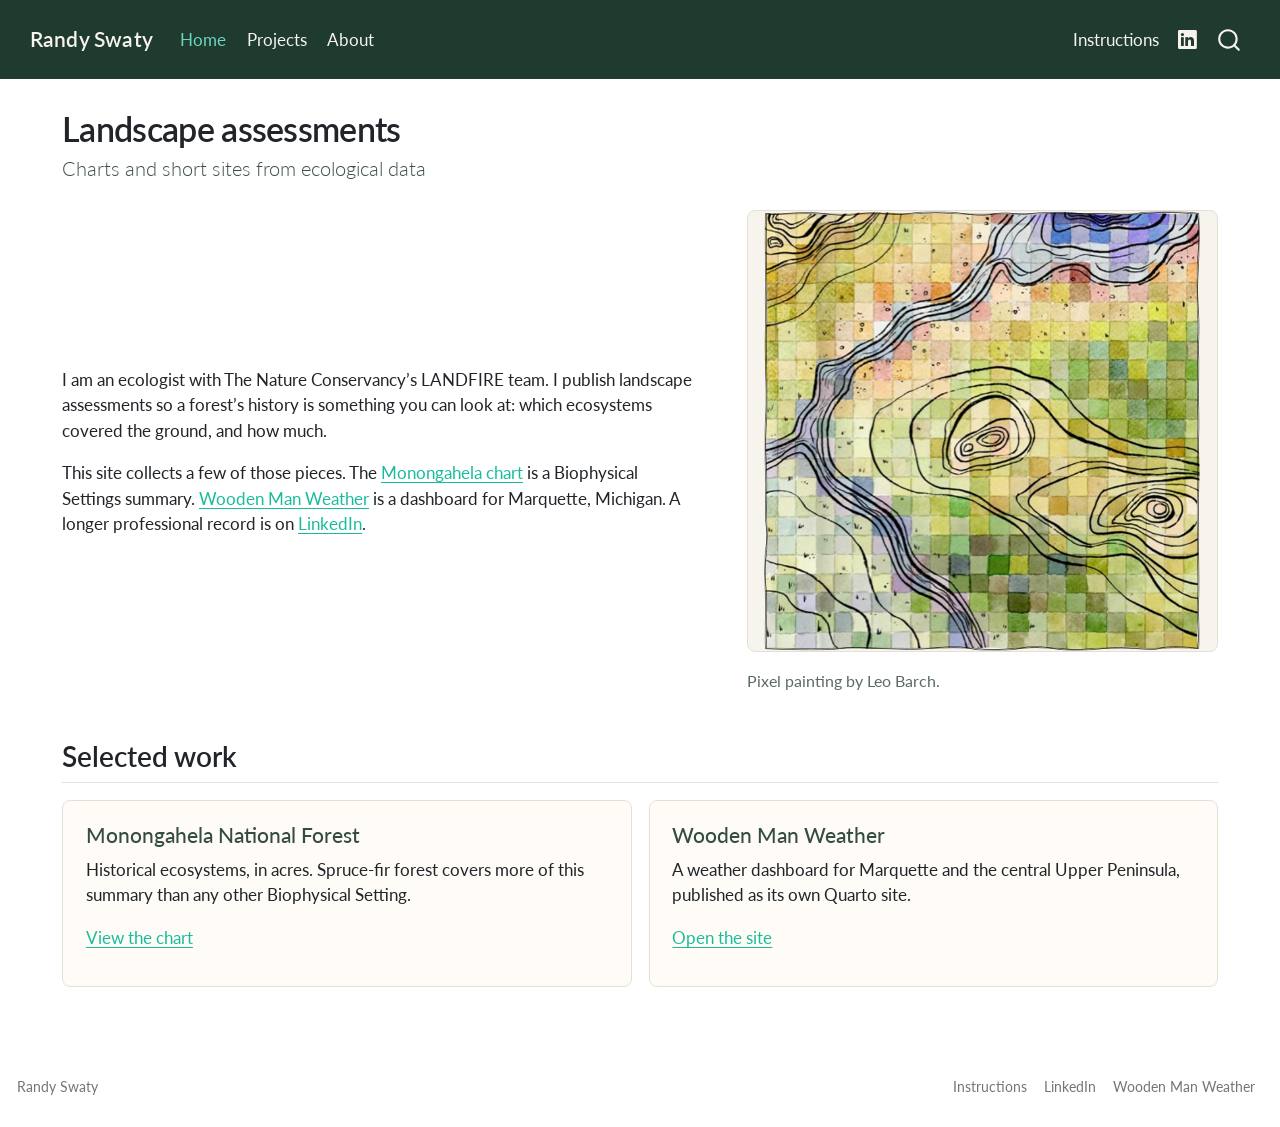
<file: docs/index.html>
<!DOCTYPE html>
<html xmlns="http://www.w3.org/1999/xhtml" lang="en" xml:lang="en"><head>

<meta charset="utf-8">
<meta name="generator" content="quarto-1.6.42">

<meta name="viewport" content="width=device-width, initial-scale=1.0, user-scalable=yes">


<title>Landscape assessments – Randy Swaty</title>
<style>
code{white-space: pre-wrap;}
span.smallcaps{font-variant: small-caps;}
div.columns{display: flex; gap: min(4vw, 1.5em);}
div.column{flex: auto; overflow-x: auto;}
div.hanging-indent{margin-left: 1.5em; text-indent: -1.5em;}
ul.task-list{list-style: none;}
ul.task-list li input[type="checkbox"] {
  width: 0.8em;
  margin: 0 0.8em 0.2em -1em; /* quarto-specific, see https://github.com/quarto-dev/quarto-cli/issues/4556 */ 
  vertical-align: middle;
}
</style>


<script src="site_libs/quarto-nav/quarto-nav.js"></script>
<script src="site_libs/quarto-nav/headroom.min.js"></script>
<script src="site_libs/clipboard/clipboard.min.js"></script>
<script src="site_libs/quarto-search/autocomplete.umd.js"></script>
<script src="site_libs/quarto-search/fuse.min.js"></script>
<script src="site_libs/quarto-search/quarto-search.js"></script>
<meta name="quarto:offset" content="./">
<script src="site_libs/quarto-html/quarto.js"></script>
<script src="site_libs/quarto-html/popper.min.js"></script>
<script src="site_libs/quarto-html/tippy.umd.min.js"></script>
<script src="site_libs/quarto-html/anchor.min.js"></script>
<link href="site_libs/quarto-html/tippy.css" rel="stylesheet">
<link href="site_libs/quarto-html/quarto-syntax-highlighting-2f5df379a58b258e96c21c0638c20c03.css" rel="stylesheet" id="quarto-text-highlighting-styles">
<script src="site_libs/bootstrap/bootstrap.min.js"></script>
<link href="site_libs/bootstrap/bootstrap-icons.css" rel="stylesheet">
<link href="site_libs/bootstrap/bootstrap-721f46d486ebb0a9b8f346374bd8cc82.min.css" rel="stylesheet" append-hash="true" id="quarto-bootstrap" data-mode="light">
<script id="quarto-search-options" type="application/json">{
  "location": "navbar",
  "copy-button": false,
  "collapse-after": 3,
  "panel-placement": "end",
  "type": "overlay",
  "limit": 50,
  "keyboard-shortcut": [
    "f",
    "/",
    "s"
  ],
  "show-item-context": false,
  "language": {
    "search-no-results-text": "No results",
    "search-matching-documents-text": "matching documents",
    "search-copy-link-title": "Copy link to search",
    "search-hide-matches-text": "Hide additional matches",
    "search-more-match-text": "more match in this document",
    "search-more-matches-text": "more matches in this document",
    "search-clear-button-title": "Clear",
    "search-text-placeholder": "",
    "search-detached-cancel-button-title": "Cancel",
    "search-submit-button-title": "Submit",
    "search-label": "Search"
  }
}</script>
<style>html{ scroll-behavior: smooth; }</style>


<link rel="stylesheet" href="styles.css">
</head>

<body class="nav-fixed">

<div id="quarto-search-results"></div>
  <header id="quarto-header" class="headroom fixed-top">
    <nav class="navbar navbar-expand-lg " data-bs-theme="dark">
      <div class="navbar-container container-fluid">
      <div class="navbar-brand-container mx-auto">
    <a class="navbar-brand" href="./index.html">
    <span class="navbar-title">Randy Swaty</span>
    </a>
  </div>
            <div id="quarto-search" class="" title="Search"></div>
          <button class="navbar-toggler" type="button" data-bs-toggle="collapse" data-bs-target="#navbarCollapse" aria-controls="navbarCollapse" role="menu" aria-expanded="false" aria-label="Toggle navigation" onclick="if (window.quartoToggleHeadroom) { window.quartoToggleHeadroom(); }">
  <span class="navbar-toggler-icon"></span>
</button>
          <div class="collapse navbar-collapse" id="navbarCollapse">
            <ul class="navbar-nav navbar-nav-scroll me-auto">
  <li class="nav-item">
    <a class="nav-link active" href="./index.html" aria-current="page"> 
<span class="menu-text">Home</span></a>
  </li>  
  <li class="nav-item">
    <a class="nav-link" href="./projects.html"> 
<span class="menu-text">Projects</span></a>
  </li>  
  <li class="nav-item">
    <a class="nav-link" href="./about.html"> 
<span class="menu-text">About</span></a>
  </li>  
</ul>
            <ul class="navbar-nav navbar-nav-scroll ms-auto">
  <li class="nav-item">
    <a class="nav-link" href="./instructions.html"> 
<span class="menu-text">Instructions</span></a>
  </li>  
  <li class="nav-item compact">
    <a class="nav-link" href="https://www.linkedin.com/in/randyswaty/"> <i class="bi bi-linkedin" role="img" aria-label="Randy Swaty on LinkedIn">
</i> 
<span class="menu-text"></span></a>
  </li>  
</ul>
          </div> <!-- /navcollapse -->
            <div class="quarto-navbar-tools">
</div>
      </div> <!-- /container-fluid -->
    </nav>
</header>
<!-- content -->
<div id="quarto-content" class="quarto-container page-columns page-rows-contents page-layout-full page-navbar">
<!-- sidebar -->
<!-- margin-sidebar -->
    
<!-- main -->
<main class="content column-page" id="quarto-document-content">

<header id="title-block-header" class="quarto-title-block default">
<div class="quarto-title">
<h1 class="title">Landscape assessments</h1>
<p class="subtitle lead">Charts and short sites from ecological data</p>
</div>



<div class="quarto-title-meta column-page">

    
  
    
  </div>
  


</header>


<div class="hero">
<div class="hero-copy">
<p>I am an ecologist with The Nature Conservancy’s LANDFIRE team. I publish landscape assessments so a forest’s history is something you can look at: which ecosystems covered the ground, and how much.</p>
<p>This site collects a few of those pieces. The <a href="./projects.html">Monongahela chart</a> is a Biophysical Settings summary. <a href="https://rswaty.github.io/woodenmanweather/">Wooden Man Weather</a> is a dashboard for Marquette, Michigan. A longer professional record is on <a href="https://www.linkedin.com/in/randyswaty/">LinkedIn</a>.</p>
</div>
<div class="hero-art">
<div class="quarto-figure quarto-figure-center">
<figure class="figure">
<p><img src="assets/pixel_painting.png" class="img-fluid figure-img" alt="Square watercolor painting of a pastel pixel grid crossed by black contour lines, by Leo Barch."></p>
<figcaption>Pixel painting by Leo Barch.</figcaption>
</figure>
</div>
</div>
</div>
<section id="selected-work" class="level2 work">
<h2 class="anchored" data-anchor-id="selected-work">Selected work</h2>
<div class="work-grid">
<div class="card">
<section id="monongahela-national-forest" class="level4 card-body">
<h4 class="anchored" data-anchor-id="monongahela-national-forest">Monongahela National Forest</h4>
<p>Historical ecosystems, in acres. Spruce-fir forest covers more of this summary than any other Biophysical Setting.</p>
<p><a href="./projects.html">View the chart</a></p>
</section>
</div>
<div class="card">
<section id="wooden-man-weather" class="level4 card-body">
<h4 class="anchored" data-anchor-id="wooden-man-weather">Wooden Man Weather</h4>
<p>A weather dashboard for Marquette and the central Upper Peninsula, published as its own Quarto site.</p>
<p><a href="https://rswaty.github.io/woodenmanweather/">Open the site</a></p>
</section>
</div>
</div>
</section>



</main> <!-- /main -->
<script id="quarto-html-after-body" type="application/javascript">
window.document.addEventListener("DOMContentLoaded", function (event) {
  const toggleBodyColorMode = (bsSheetEl) => {
    const mode = bsSheetEl.getAttribute("data-mode");
    const bodyEl = window.document.querySelector("body");
    if (mode === "dark") {
      bodyEl.classList.add("quarto-dark");
      bodyEl.classList.remove("quarto-light");
    } else {
      bodyEl.classList.add("quarto-light");
      bodyEl.classList.remove("quarto-dark");
    }
  }
  const toggleBodyColorPrimary = () => {
    const bsSheetEl = window.document.querySelector("link#quarto-bootstrap");
    if (bsSheetEl) {
      toggleBodyColorMode(bsSheetEl);
    }
  }
  toggleBodyColorPrimary();  
  const icon = "";
  const anchorJS = new window.AnchorJS();
  anchorJS.options = {
    placement: 'right',
    icon: icon
  };
  anchorJS.add('.anchored');
  const isCodeAnnotation = (el) => {
    for (const clz of el.classList) {
      if (clz.startsWith('code-annotation-')) {                     
        return true;
      }
    }
    return false;
  }
  const onCopySuccess = function(e) {
    // button target
    const button = e.trigger;
    // don't keep focus
    button.blur();
    // flash "checked"
    button.classList.add('code-copy-button-checked');
    var currentTitle = button.getAttribute("title");
    button.setAttribute("title", "Copied!");
    let tooltip;
    if (window.bootstrap) {
      button.setAttribute("data-bs-toggle", "tooltip");
      button.setAttribute("data-bs-placement", "left");
      button.setAttribute("data-bs-title", "Copied!");
      tooltip = new bootstrap.Tooltip(button, 
        { trigger: "manual", 
          customClass: "code-copy-button-tooltip",
          offset: [0, -8]});
      tooltip.show();    
    }
    setTimeout(function() {
      if (tooltip) {
        tooltip.hide();
        button.removeAttribute("data-bs-title");
        button.removeAttribute("data-bs-toggle");
        button.removeAttribute("data-bs-placement");
      }
      button.setAttribute("title", currentTitle);
      button.classList.remove('code-copy-button-checked');
    }, 1000);
    // clear code selection
    e.clearSelection();
  }
  const getTextToCopy = function(trigger) {
      const codeEl = trigger.previousElementSibling.cloneNode(true);
      for (const childEl of codeEl.children) {
        if (isCodeAnnotation(childEl)) {
          childEl.remove();
        }
      }
      return codeEl.innerText;
  }
  const clipboard = new window.ClipboardJS('.code-copy-button:not([data-in-quarto-modal])', {
    text: getTextToCopy
  });
  clipboard.on('success', onCopySuccess);
  if (window.document.getElementById('quarto-embedded-source-code-modal')) {
    const clipboardModal = new window.ClipboardJS('.code-copy-button[data-in-quarto-modal]', {
      text: getTextToCopy,
      container: window.document.getElementById('quarto-embedded-source-code-modal')
    });
    clipboardModal.on('success', onCopySuccess);
  }
    var localhostRegex = new RegExp(/^(?:http|https):\/\/localhost\:?[0-9]*\//);
    var mailtoRegex = new RegExp(/^mailto:/);
      var filterRegex = new RegExp('/' + window.location.host + '/');
    var isInternal = (href) => {
        return filterRegex.test(href) || localhostRegex.test(href) || mailtoRegex.test(href);
    }
    // Inspect non-navigation links and adorn them if external
 	var links = window.document.querySelectorAll('a[href]:not(.nav-link):not(.navbar-brand):not(.toc-action):not(.sidebar-link):not(.sidebar-item-toggle):not(.pagination-link):not(.no-external):not([aria-hidden]):not(.dropdown-item):not(.quarto-navigation-tool):not(.about-link)');
    for (var i=0; i<links.length; i++) {
      const link = links[i];
      if (!isInternal(link.href)) {
        // undo the damage that might have been done by quarto-nav.js in the case of
        // links that we want to consider external
        if (link.dataset.originalHref !== undefined) {
          link.href = link.dataset.originalHref;
        }
          // target, if specified
          link.setAttribute("target", "_blank");
          if (link.getAttribute("rel") === null) {
            link.setAttribute("rel", "noopener");
          }
      }
    }
  function tippyHover(el, contentFn, onTriggerFn, onUntriggerFn) {
    const config = {
      allowHTML: true,
      maxWidth: 500,
      delay: 100,
      arrow: false,
      appendTo: function(el) {
          return el.parentElement;
      },
      interactive: true,
      interactiveBorder: 10,
      theme: 'quarto',
      placement: 'bottom-start',
    };
    if (contentFn) {
      config.content = contentFn;
    }
    if (onTriggerFn) {
      config.onTrigger = onTriggerFn;
    }
    if (onUntriggerFn) {
      config.onUntrigger = onUntriggerFn;
    }
    window.tippy(el, config); 
  }
  const noterefs = window.document.querySelectorAll('a[role="doc-noteref"]');
  for (var i=0; i<noterefs.length; i++) {
    const ref = noterefs[i];
    tippyHover(ref, function() {
      // use id or data attribute instead here
      let href = ref.getAttribute('data-footnote-href') || ref.getAttribute('href');
      try { href = new URL(href).hash; } catch {}
      const id = href.replace(/^#\/?/, "");
      const note = window.document.getElementById(id);
      if (note) {
        return note.innerHTML;
      } else {
        return "";
      }
    });
  }
  const xrefs = window.document.querySelectorAll('a.quarto-xref');
  const processXRef = (id, note) => {
    // Strip column container classes
    const stripColumnClz = (el) => {
      el.classList.remove("page-full", "page-columns");
      if (el.children) {
        for (const child of el.children) {
          stripColumnClz(child);
        }
      }
    }
    stripColumnClz(note)
    if (id === null || id.startsWith('sec-')) {
      // Special case sections, only their first couple elements
      const container = document.createElement("div");
      if (note.children && note.children.length > 2) {
        container.appendChild(note.children[0].cloneNode(true));
        for (let i = 1; i < note.children.length; i++) {
          const child = note.children[i];
          if (child.tagName === "P" && child.innerText === "") {
            continue;
          } else {
            container.appendChild(child.cloneNode(true));
            break;
          }
        }
        if (window.Quarto?.typesetMath) {
          window.Quarto.typesetMath(container);
        }
        return container.innerHTML
      } else {
        if (window.Quarto?.typesetMath) {
          window.Quarto.typesetMath(note);
        }
        return note.innerHTML;
      }
    } else {
      // Remove any anchor links if they are present
      const anchorLink = note.querySelector('a.anchorjs-link');
      if (anchorLink) {
        anchorLink.remove();
      }
      if (window.Quarto?.typesetMath) {
        window.Quarto.typesetMath(note);
      }
      if (note.classList.contains("callout")) {
        return note.outerHTML;
      } else {
        return note.innerHTML;
      }
    }
  }
  for (var i=0; i<xrefs.length; i++) {
    const xref = xrefs[i];
    tippyHover(xref, undefined, function(instance) {
      instance.disable();
      let url = xref.getAttribute('href');
      let hash = undefined; 
      if (url.startsWith('#')) {
        hash = url;
      } else {
        try { hash = new URL(url).hash; } catch {}
      }
      if (hash) {
        const id = hash.replace(/^#\/?/, "");
        const note = window.document.getElementById(id);
        if (note !== null) {
          try {
            const html = processXRef(id, note.cloneNode(true));
            instance.setContent(html);
          } finally {
            instance.enable();
            instance.show();
          }
        } else {
          // See if we can fetch this
          fetch(url.split('#')[0])
          .then(res => res.text())
          .then(html => {
            const parser = new DOMParser();
            const htmlDoc = parser.parseFromString(html, "text/html");
            const note = htmlDoc.getElementById(id);
            if (note !== null) {
              const html = processXRef(id, note);
              instance.setContent(html);
            } 
          }).finally(() => {
            instance.enable();
            instance.show();
          });
        }
      } else {
        // See if we can fetch a full url (with no hash to target)
        // This is a special case and we should probably do some content thinning / targeting
        fetch(url)
        .then(res => res.text())
        .then(html => {
          const parser = new DOMParser();
          const htmlDoc = parser.parseFromString(html, "text/html");
          const note = htmlDoc.querySelector('main.content');
          if (note !== null) {
            // This should only happen for chapter cross references
            // (since there is no id in the URL)
            // remove the first header
            if (note.children.length > 0 && note.children[0].tagName === "HEADER") {
              note.children[0].remove();
            }
            const html = processXRef(null, note);
            instance.setContent(html);
          } 
        }).finally(() => {
          instance.enable();
          instance.show();
        });
      }
    }, function(instance) {
    });
  }
      let selectedAnnoteEl;
      const selectorForAnnotation = ( cell, annotation) => {
        let cellAttr = 'data-code-cell="' + cell + '"';
        let lineAttr = 'data-code-annotation="' +  annotation + '"';
        const selector = 'span[' + cellAttr + '][' + lineAttr + ']';
        return selector;
      }
      const selectCodeLines = (annoteEl) => {
        const doc = window.document;
        const targetCell = annoteEl.getAttribute("data-target-cell");
        const targetAnnotation = annoteEl.getAttribute("data-target-annotation");
        const annoteSpan = window.document.querySelector(selectorForAnnotation(targetCell, targetAnnotation));
        const lines = annoteSpan.getAttribute("data-code-lines").split(",");
        const lineIds = lines.map((line) => {
          return targetCell + "-" + line;
        })
        let top = null;
        let height = null;
        let parent = null;
        if (lineIds.length > 0) {
            //compute the position of the single el (top and bottom and make a div)
            const el = window.document.getElementById(lineIds[0]);
            top = el.offsetTop;
            height = el.offsetHeight;
            parent = el.parentElement.parentElement;
          if (lineIds.length > 1) {
            const lastEl = window.document.getElementById(lineIds[lineIds.length - 1]);
            const bottom = lastEl.offsetTop + lastEl.offsetHeight;
            height = bottom - top;
          }
          if (top !== null && height !== null && parent !== null) {
            // cook up a div (if necessary) and position it 
            let div = window.document.getElementById("code-annotation-line-highlight");
            if (div === null) {
              div = window.document.createElement("div");
              div.setAttribute("id", "code-annotation-line-highlight");
              div.style.position = 'absolute';
              parent.appendChild(div);
            }
            div.style.top = top - 2 + "px";
            div.style.height = height + 4 + "px";
            div.style.left = 0;
            let gutterDiv = window.document.getElementById("code-annotation-line-highlight-gutter");
            if (gutterDiv === null) {
              gutterDiv = window.document.createElement("div");
              gutterDiv.setAttribute("id", "code-annotation-line-highlight-gutter");
              gutterDiv.style.position = 'absolute';
              const codeCell = window.document.getElementById(targetCell);
              const gutter = codeCell.querySelector('.code-annotation-gutter');
              gutter.appendChild(gutterDiv);
            }
            gutterDiv.style.top = top - 2 + "px";
            gutterDiv.style.height = height + 4 + "px";
          }
          selectedAnnoteEl = annoteEl;
        }
      };
      const unselectCodeLines = () => {
        const elementsIds = ["code-annotation-line-highlight", "code-annotation-line-highlight-gutter"];
        elementsIds.forEach((elId) => {
          const div = window.document.getElementById(elId);
          if (div) {
            div.remove();
          }
        });
        selectedAnnoteEl = undefined;
      };
        // Handle positioning of the toggle
    window.addEventListener(
      "resize",
      throttle(() => {
        elRect = undefined;
        if (selectedAnnoteEl) {
          selectCodeLines(selectedAnnoteEl);
        }
      }, 10)
    );
    function throttle(fn, ms) {
    let throttle = false;
    let timer;
      return (...args) => {
        if(!throttle) { // first call gets through
            fn.apply(this, args);
            throttle = true;
        } else { // all the others get throttled
            if(timer) clearTimeout(timer); // cancel #2
            timer = setTimeout(() => {
              fn.apply(this, args);
              timer = throttle = false;
            }, ms);
        }
      };
    }
      // Attach click handler to the DT
      const annoteDls = window.document.querySelectorAll('dt[data-target-cell]');
      for (const annoteDlNode of annoteDls) {
        annoteDlNode.addEventListener('click', (event) => {
          const clickedEl = event.target;
          if (clickedEl !== selectedAnnoteEl) {
            unselectCodeLines();
            const activeEl = window.document.querySelector('dt[data-target-cell].code-annotation-active');
            if (activeEl) {
              activeEl.classList.remove('code-annotation-active');
            }
            selectCodeLines(clickedEl);
            clickedEl.classList.add('code-annotation-active');
          } else {
            // Unselect the line
            unselectCodeLines();
            clickedEl.classList.remove('code-annotation-active');
          }
        });
      }
  const findCites = (el) => {
    const parentEl = el.parentElement;
    if (parentEl) {
      const cites = parentEl.dataset.cites;
      if (cites) {
        return {
          el,
          cites: cites.split(' ')
        };
      } else {
        return findCites(el.parentElement)
      }
    } else {
      return undefined;
    }
  };
  var bibliorefs = window.document.querySelectorAll('a[role="doc-biblioref"]');
  for (var i=0; i<bibliorefs.length; i++) {
    const ref = bibliorefs[i];
    const citeInfo = findCites(ref);
    if (citeInfo) {
      tippyHover(citeInfo.el, function() {
        var popup = window.document.createElement('div');
        citeInfo.cites.forEach(function(cite) {
          var citeDiv = window.document.createElement('div');
          citeDiv.classList.add('hanging-indent');
          citeDiv.classList.add('csl-entry');
          var biblioDiv = window.document.getElementById('ref-' + cite);
          if (biblioDiv) {
            citeDiv.innerHTML = biblioDiv.innerHTML;
          }
          popup.appendChild(citeDiv);
        });
        return popup.innerHTML;
      });
    }
  }
});
</script>
</div> <!-- /content -->
<footer class="footer">
  <div class="nav-footer">
    <div class="nav-footer-left">
<p>Randy Swaty</p>
</div>   
    <div class="nav-footer-center">
      &nbsp;
    </div>
    <div class="nav-footer-right">
      <ul class="footer-items list-unstyled">
    <li class="nav-item">
    <a class="nav-link" href="./instructions.html">
<p>Instructions</p>
</a>
  </li>  
    <li class="nav-item">
    <a class="nav-link" href="https://www.linkedin.com/in/randyswaty/">
<p>LinkedIn</p>
</a>
  </li>  
    <li class="nav-item">
    <a class="nav-link" href="https://rswaty.github.io/woodenmanweather/">
<p>Wooden Man Weather</p>
</a>
  </li>  
</ul>
    </div>
  </div>
</footer>




<script src="site_libs/quarto-html/zenscroll-min.js"></script>
</body></html>
</file>
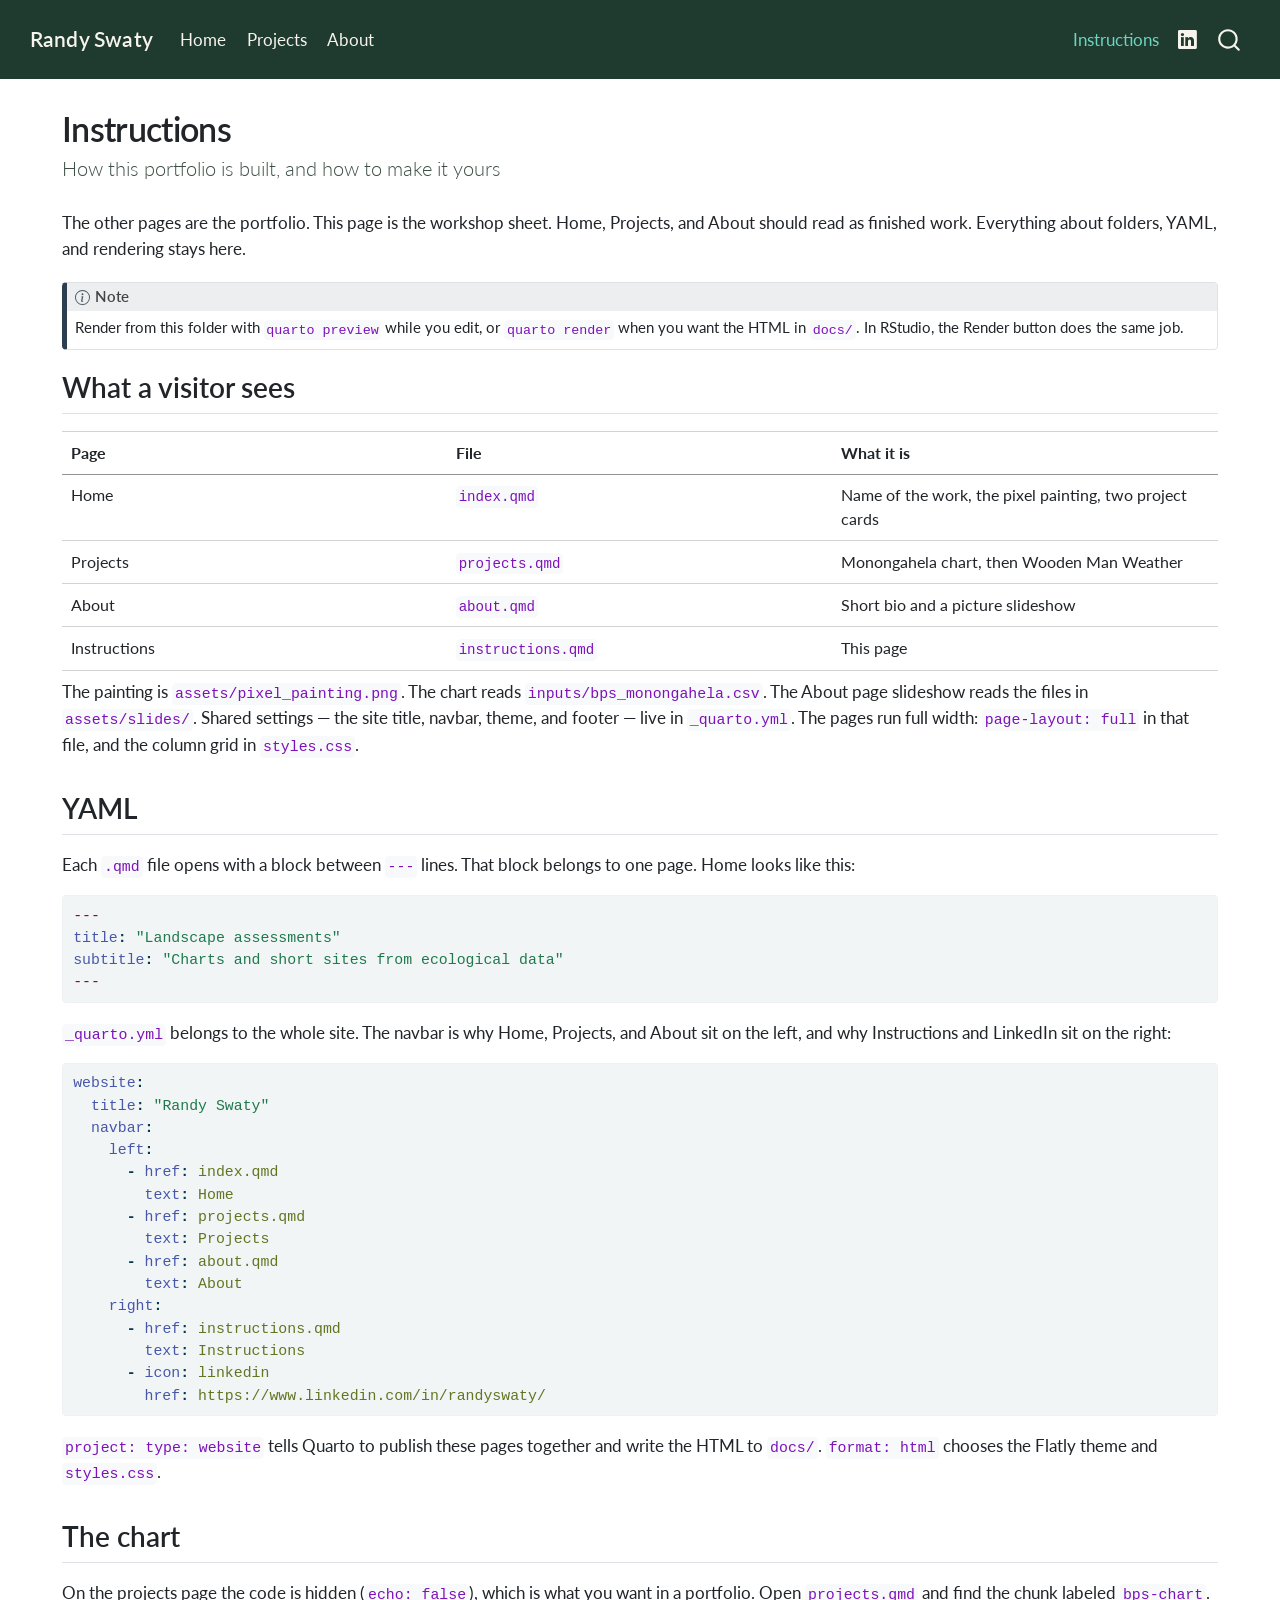
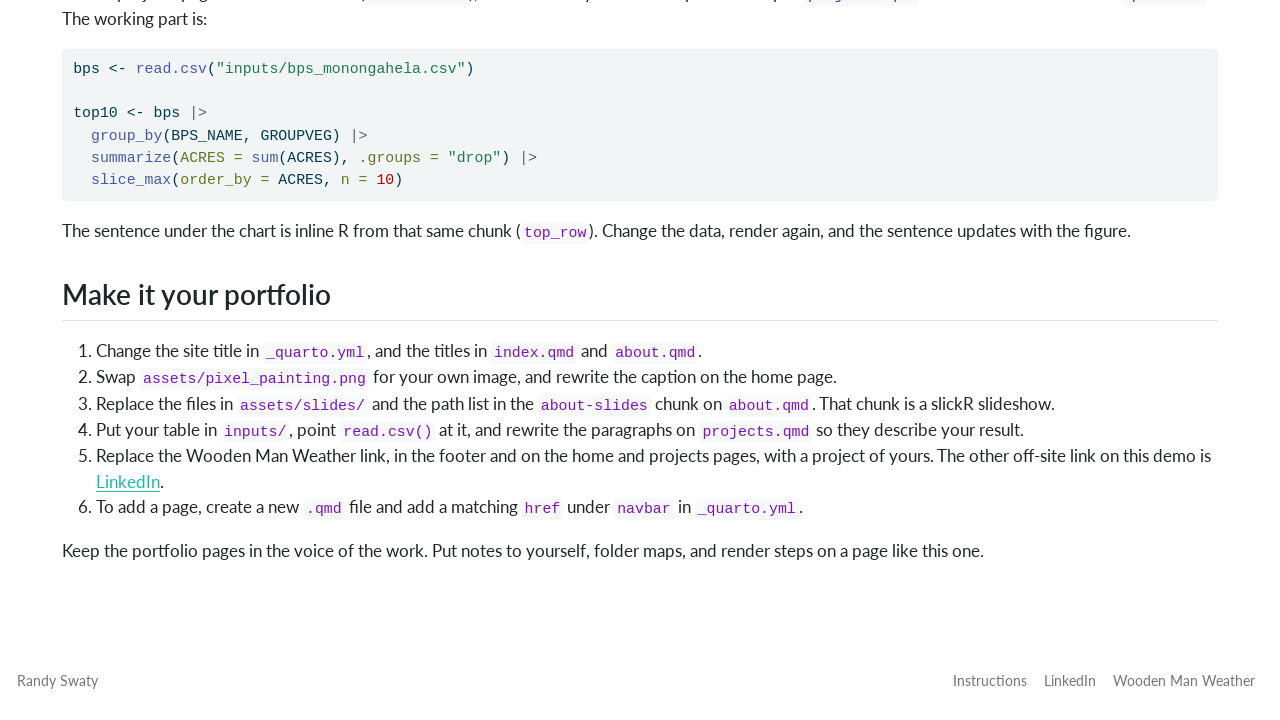
<file: docs/instructions.html>
<!DOCTYPE html>
<html xmlns="http://www.w3.org/1999/xhtml" lang="en" xml:lang="en"><head>

<meta charset="utf-8">
<meta name="generator" content="quarto-1.6.42">

<meta name="viewport" content="width=device-width, initial-scale=1.0, user-scalable=yes">


<title>Instructions – Randy Swaty</title>
<style>
code{white-space: pre-wrap;}
span.smallcaps{font-variant: small-caps;}
div.columns{display: flex; gap: min(4vw, 1.5em);}
div.column{flex: auto; overflow-x: auto;}
div.hanging-indent{margin-left: 1.5em; text-indent: -1.5em;}
ul.task-list{list-style: none;}
ul.task-list li input[type="checkbox"] {
  width: 0.8em;
  margin: 0 0.8em 0.2em -1em; /* quarto-specific, see https://github.com/quarto-dev/quarto-cli/issues/4556 */ 
  vertical-align: middle;
}
/* CSS for syntax highlighting */
pre > code.sourceCode { white-space: pre; position: relative; }
pre > code.sourceCode > span { line-height: 1.25; }
pre > code.sourceCode > span:empty { height: 1.2em; }
.sourceCode { overflow: visible; }
code.sourceCode > span { color: inherit; text-decoration: inherit; }
div.sourceCode { margin: 1em 0; }
pre.sourceCode { margin: 0; }
@media screen {
div.sourceCode { overflow: auto; }
}
@media print {
pre > code.sourceCode { white-space: pre-wrap; }
pre > code.sourceCode > span { display: inline-block; text-indent: -5em; padding-left: 5em; }
}
pre.numberSource code
  { counter-reset: source-line 0; }
pre.numberSource code > span
  { position: relative; left: -4em; counter-increment: source-line; }
pre.numberSource code > span > a:first-child::before
  { content: counter(source-line);
    position: relative; left: -1em; text-align: right; vertical-align: baseline;
    border: none; display: inline-block;
    -webkit-touch-callout: none; -webkit-user-select: none;
    -khtml-user-select: none; -moz-user-select: none;
    -ms-user-select: none; user-select: none;
    padding: 0 4px; width: 4em;
  }
pre.numberSource { margin-left: 3em;  padding-left: 4px; }
div.sourceCode
  {   }
@media screen {
pre > code.sourceCode > span > a:first-child::before { text-decoration: underline; }
}
</style>


<script src="site_libs/quarto-nav/quarto-nav.js"></script>
<script src="site_libs/quarto-nav/headroom.min.js"></script>
<script src="site_libs/clipboard/clipboard.min.js"></script>
<script src="site_libs/quarto-search/autocomplete.umd.js"></script>
<script src="site_libs/quarto-search/fuse.min.js"></script>
<script src="site_libs/quarto-search/quarto-search.js"></script>
<meta name="quarto:offset" content="./">
<script src="site_libs/quarto-html/quarto.js"></script>
<script src="site_libs/quarto-html/popper.min.js"></script>
<script src="site_libs/quarto-html/tippy.umd.min.js"></script>
<script src="site_libs/quarto-html/anchor.min.js"></script>
<link href="site_libs/quarto-html/tippy.css" rel="stylesheet">
<link href="site_libs/quarto-html/quarto-syntax-highlighting-2f5df379a58b258e96c21c0638c20c03.css" rel="stylesheet" id="quarto-text-highlighting-styles">
<script src="site_libs/bootstrap/bootstrap.min.js"></script>
<link href="site_libs/bootstrap/bootstrap-icons.css" rel="stylesheet">
<link href="site_libs/bootstrap/bootstrap-721f46d486ebb0a9b8f346374bd8cc82.min.css" rel="stylesheet" append-hash="true" id="quarto-bootstrap" data-mode="light">
<script id="quarto-search-options" type="application/json">{
  "location": "navbar",
  "copy-button": false,
  "collapse-after": 3,
  "panel-placement": "end",
  "type": "overlay",
  "limit": 50,
  "keyboard-shortcut": [
    "f",
    "/",
    "s"
  ],
  "show-item-context": false,
  "language": {
    "search-no-results-text": "No results",
    "search-matching-documents-text": "matching documents",
    "search-copy-link-title": "Copy link to search",
    "search-hide-matches-text": "Hide additional matches",
    "search-more-match-text": "more match in this document",
    "search-more-matches-text": "more matches in this document",
    "search-clear-button-title": "Clear",
    "search-text-placeholder": "",
    "search-detached-cancel-button-title": "Cancel",
    "search-submit-button-title": "Submit",
    "search-label": "Search"
  }
}</script>
<style>html{ scroll-behavior: smooth; }</style>


<link rel="stylesheet" href="styles.css">
</head>

<body class="nav-fixed">

<div id="quarto-search-results"></div>
  <header id="quarto-header" class="headroom fixed-top">
    <nav class="navbar navbar-expand-lg " data-bs-theme="dark">
      <div class="navbar-container container-fluid">
      <div class="navbar-brand-container mx-auto">
    <a class="navbar-brand" href="./index.html">
    <span class="navbar-title">Randy Swaty</span>
    </a>
  </div>
            <div id="quarto-search" class="" title="Search"></div>
          <button class="navbar-toggler" type="button" data-bs-toggle="collapse" data-bs-target="#navbarCollapse" aria-controls="navbarCollapse" role="menu" aria-expanded="false" aria-label="Toggle navigation" onclick="if (window.quartoToggleHeadroom) { window.quartoToggleHeadroom(); }">
  <span class="navbar-toggler-icon"></span>
</button>
          <div class="collapse navbar-collapse" id="navbarCollapse">
            <ul class="navbar-nav navbar-nav-scroll me-auto">
  <li class="nav-item">
    <a class="nav-link" href="./index.html"> 
<span class="menu-text">Home</span></a>
  </li>  
  <li class="nav-item">
    <a class="nav-link" href="./projects.html"> 
<span class="menu-text">Projects</span></a>
  </li>  
  <li class="nav-item">
    <a class="nav-link" href="./about.html"> 
<span class="menu-text">About</span></a>
  </li>  
</ul>
            <ul class="navbar-nav navbar-nav-scroll ms-auto">
  <li class="nav-item">
    <a class="nav-link active" href="./instructions.html" aria-current="page"> 
<span class="menu-text">Instructions</span></a>
  </li>  
  <li class="nav-item compact">
    <a class="nav-link" href="https://www.linkedin.com/in/randyswaty/"> <i class="bi bi-linkedin" role="img" aria-label="Randy Swaty on LinkedIn">
</i> 
<span class="menu-text"></span></a>
  </li>  
</ul>
          </div> <!-- /navcollapse -->
            <div class="quarto-navbar-tools">
</div>
      </div> <!-- /container-fluid -->
    </nav>
</header>
<!-- content -->
<div id="quarto-content" class="quarto-container page-columns page-rows-contents page-layout-full page-navbar">
<!-- sidebar -->
<!-- margin-sidebar -->
    
<!-- main -->
<main class="content column-page" id="quarto-document-content">

<header id="title-block-header" class="quarto-title-block default">
<div class="quarto-title">
<h1 class="title">Instructions</h1>
<p class="subtitle lead">How this portfolio is built, and how to make it yours</p>
</div>



<div class="quarto-title-meta column-page">

    
  
    
  </div>
  


</header>


<p>The other pages are the portfolio. This page is the workshop sheet. Home, Projects, and About should read as finished work. Everything about folders, YAML, and rendering stays here.</p>
<div class="callout callout-style-default callout-note callout-titled">
<div class="callout-header d-flex align-content-center">
<div class="callout-icon-container">
<i class="callout-icon"></i>
</div>
<div class="callout-title-container flex-fill">
Note
</div>
</div>
<div class="callout-body-container callout-body">
<p>Render from this folder with <code>quarto preview</code> while you edit, or <code>quarto render</code> when you want the HTML in <code>docs/</code>. In RStudio, the Render button does the same job.</p>
</div>
</div>
<section id="what-a-visitor-sees" class="level2">
<h2 class="anchored" data-anchor-id="what-a-visitor-sees">What a visitor sees</h2>
<table class="caption-top table">
<colgroup>
<col style="width: 33%">
<col style="width: 33%">
<col style="width: 33%">
</colgroup>
<thead>
<tr class="header">
<th>Page</th>
<th>File</th>
<th>What it is</th>
</tr>
</thead>
<tbody>
<tr class="odd">
<td>Home</td>
<td><code>index.qmd</code></td>
<td>Name of the work, the pixel painting, two project cards</td>
</tr>
<tr class="even">
<td>Projects</td>
<td><code>projects.qmd</code></td>
<td>Monongahela chart, then Wooden Man Weather</td>
</tr>
<tr class="odd">
<td>About</td>
<td><code>about.qmd</code></td>
<td>Short bio and a picture slideshow</td>
</tr>
<tr class="even">
<td>Instructions</td>
<td><code>instructions.qmd</code></td>
<td>This page</td>
</tr>
</tbody>
</table>
<p>The painting is <code>assets/pixel_painting.png</code>. The chart reads <code>inputs/bps_monongahela.csv</code>. The About page slideshow reads the files in <code>assets/slides/</code>. Shared settings — the site title, navbar, theme, and footer — live in <code>_quarto.yml</code>. The pages run full width: <code>page-layout: full</code> in that file, and the column grid in <code>styles.css</code>.</p>
</section>
<section id="yaml" class="level2">
<h2 class="anchored" data-anchor-id="yaml">YAML</h2>
<p>Each <code>.qmd</code> file opens with a block between <code>---</code> lines. That block belongs to one page. Home looks like this:</p>
<div class="sourceCode" id="cb1"><pre class="sourceCode yaml code-with-copy"><code class="sourceCode yaml"><span id="cb1-1"><a href="#cb1-1" aria-hidden="true" tabindex="-1"></a><span class="pp">---</span></span>
<span id="cb1-2"><a href="#cb1-2" aria-hidden="true" tabindex="-1"></a><span class="fu">title</span><span class="kw">:</span><span class="at"> </span><span class="st">"Landscape assessments"</span></span>
<span id="cb1-3"><a href="#cb1-3" aria-hidden="true" tabindex="-1"></a><span class="fu">subtitle</span><span class="kw">:</span><span class="at"> </span><span class="st">"Charts and short sites from ecological data"</span></span>
<span id="cb1-4"><a href="#cb1-4" aria-hidden="true" tabindex="-1"></a><span class="pp">---</span></span></code><button title="Copy to Clipboard" class="code-copy-button"><i class="bi"></i></button></pre></div>
<p><code>_quarto.yml</code> belongs to the whole site. The navbar is why Home, Projects, and About sit on the left, and why Instructions and LinkedIn sit on the right:</p>
<div class="sourceCode" id="cb2"><pre class="sourceCode yaml code-with-copy"><code class="sourceCode yaml"><span id="cb2-1"><a href="#cb2-1" aria-hidden="true" tabindex="-1"></a><span class="fu">website</span><span class="kw">:</span></span>
<span id="cb2-2"><a href="#cb2-2" aria-hidden="true" tabindex="-1"></a><span class="at">  </span><span class="fu">title</span><span class="kw">:</span><span class="at"> </span><span class="st">"Randy Swaty"</span></span>
<span id="cb2-3"><a href="#cb2-3" aria-hidden="true" tabindex="-1"></a><span class="at">  </span><span class="fu">navbar</span><span class="kw">:</span></span>
<span id="cb2-4"><a href="#cb2-4" aria-hidden="true" tabindex="-1"></a><span class="at">    </span><span class="fu">left</span><span class="kw">:</span></span>
<span id="cb2-5"><a href="#cb2-5" aria-hidden="true" tabindex="-1"></a><span class="at">      </span><span class="kw">-</span><span class="at"> </span><span class="fu">href</span><span class="kw">:</span><span class="at"> index.qmd</span></span>
<span id="cb2-6"><a href="#cb2-6" aria-hidden="true" tabindex="-1"></a><span class="at">        </span><span class="fu">text</span><span class="kw">:</span><span class="at"> Home</span></span>
<span id="cb2-7"><a href="#cb2-7" aria-hidden="true" tabindex="-1"></a><span class="at">      </span><span class="kw">-</span><span class="at"> </span><span class="fu">href</span><span class="kw">:</span><span class="at"> projects.qmd</span></span>
<span id="cb2-8"><a href="#cb2-8" aria-hidden="true" tabindex="-1"></a><span class="at">        </span><span class="fu">text</span><span class="kw">:</span><span class="at"> Projects</span></span>
<span id="cb2-9"><a href="#cb2-9" aria-hidden="true" tabindex="-1"></a><span class="at">      </span><span class="kw">-</span><span class="at"> </span><span class="fu">href</span><span class="kw">:</span><span class="at"> about.qmd</span></span>
<span id="cb2-10"><a href="#cb2-10" aria-hidden="true" tabindex="-1"></a><span class="at">        </span><span class="fu">text</span><span class="kw">:</span><span class="at"> About</span></span>
<span id="cb2-11"><a href="#cb2-11" aria-hidden="true" tabindex="-1"></a><span class="at">    </span><span class="fu">right</span><span class="kw">:</span></span>
<span id="cb2-12"><a href="#cb2-12" aria-hidden="true" tabindex="-1"></a><span class="at">      </span><span class="kw">-</span><span class="at"> </span><span class="fu">href</span><span class="kw">:</span><span class="at"> instructions.qmd</span></span>
<span id="cb2-13"><a href="#cb2-13" aria-hidden="true" tabindex="-1"></a><span class="at">        </span><span class="fu">text</span><span class="kw">:</span><span class="at"> Instructions</span></span>
<span id="cb2-14"><a href="#cb2-14" aria-hidden="true" tabindex="-1"></a><span class="at">      </span><span class="kw">-</span><span class="at"> </span><span class="fu">icon</span><span class="kw">:</span><span class="at"> linkedin</span></span>
<span id="cb2-15"><a href="#cb2-15" aria-hidden="true" tabindex="-1"></a><span class="at">        </span><span class="fu">href</span><span class="kw">:</span><span class="at"> https://www.linkedin.com/in/randyswaty/</span></span></code><button title="Copy to Clipboard" class="code-copy-button"><i class="bi"></i></button></pre></div>
<p><code>project: type: website</code> tells Quarto to publish these pages together and write the HTML to <code>docs/</code>. <code>format: html</code> chooses the Flatly theme and <code>styles.css</code>.</p>
</section>
<section id="the-chart" class="level2">
<h2 class="anchored" data-anchor-id="the-chart">The chart</h2>
<p>On the projects page the code is hidden (<code>echo: false</code>), which is what you want in a portfolio. Open <code>projects.qmd</code> and find the chunk labeled <code>bps-chart</code>. The working part is:</p>
<div class="sourceCode" id="cb3"><pre class="sourceCode r code-with-copy"><code class="sourceCode r"><span id="cb3-1"><a href="#cb3-1" aria-hidden="true" tabindex="-1"></a>bps <span class="ot">&lt;-</span> <span class="fu">read.csv</span>(<span class="st">"inputs/bps_monongahela.csv"</span>)</span>
<span id="cb3-2"><a href="#cb3-2" aria-hidden="true" tabindex="-1"></a></span>
<span id="cb3-3"><a href="#cb3-3" aria-hidden="true" tabindex="-1"></a>top10 <span class="ot">&lt;-</span> bps <span class="sc">|&gt;</span></span>
<span id="cb3-4"><a href="#cb3-4" aria-hidden="true" tabindex="-1"></a>  <span class="fu">group_by</span>(BPS_NAME, GROUPVEG) <span class="sc">|&gt;</span></span>
<span id="cb3-5"><a href="#cb3-5" aria-hidden="true" tabindex="-1"></a>  <span class="fu">summarize</span>(<span class="at">ACRES =</span> <span class="fu">sum</span>(ACRES), <span class="at">.groups =</span> <span class="st">"drop"</span>) <span class="sc">|&gt;</span></span>
<span id="cb3-6"><a href="#cb3-6" aria-hidden="true" tabindex="-1"></a>  <span class="fu">slice_max</span>(<span class="at">order_by =</span> ACRES, <span class="at">n =</span> <span class="dv">10</span>)</span></code><button title="Copy to Clipboard" class="code-copy-button"><i class="bi"></i></button></pre></div>
<p>The sentence under the chart is inline R from that same chunk (<code>top_row</code>). Change the data, render again, and the sentence updates with the figure.</p>
</section>
<section id="make-it-your-portfolio" class="level2">
<h2 class="anchored" data-anchor-id="make-it-your-portfolio">Make it your portfolio</h2>
<ol type="1">
<li>Change the site title in <code>_quarto.yml</code>, and the titles in <code>index.qmd</code> and <code>about.qmd</code>.</li>
<li>Swap <code>assets/pixel_painting.png</code> for your own image, and rewrite the caption on the home page.</li>
<li>Replace the files in <code>assets/slides/</code> and the path list in the <code>about-slides</code> chunk on <code>about.qmd</code>. That chunk is a slickR slideshow.</li>
<li>Put your table in <code>inputs/</code>, point <code>read.csv()</code> at it, and rewrite the paragraphs on <code>projects.qmd</code> so they describe your result.</li>
<li>Replace the Wooden Man Weather link, in the footer and on the home and projects pages, with a project of yours. The other off-site link on this demo is <a href="https://www.linkedin.com/in/randyswaty/">LinkedIn</a>.</li>
<li>To add a page, create a new <code>.qmd</code> file and add a matching <code>href</code> under <code>navbar</code> in <code>_quarto.yml</code>.</li>
</ol>
<p>Keep the portfolio pages in the voice of the work. Put notes to yourself, folder maps, and render steps on a page like this one.</p>


</section>

</main> <!-- /main -->
<script id="quarto-html-after-body" type="application/javascript">
window.document.addEventListener("DOMContentLoaded", function (event) {
  const toggleBodyColorMode = (bsSheetEl) => {
    const mode = bsSheetEl.getAttribute("data-mode");
    const bodyEl = window.document.querySelector("body");
    if (mode === "dark") {
      bodyEl.classList.add("quarto-dark");
      bodyEl.classList.remove("quarto-light");
    } else {
      bodyEl.classList.add("quarto-light");
      bodyEl.classList.remove("quarto-dark");
    }
  }
  const toggleBodyColorPrimary = () => {
    const bsSheetEl = window.document.querySelector("link#quarto-bootstrap");
    if (bsSheetEl) {
      toggleBodyColorMode(bsSheetEl);
    }
  }
  toggleBodyColorPrimary();  
  const icon = "";
  const anchorJS = new window.AnchorJS();
  anchorJS.options = {
    placement: 'right',
    icon: icon
  };
  anchorJS.add('.anchored');
  const isCodeAnnotation = (el) => {
    for (const clz of el.classList) {
      if (clz.startsWith('code-annotation-')) {                     
        return true;
      }
    }
    return false;
  }
  const onCopySuccess = function(e) {
    // button target
    const button = e.trigger;
    // don't keep focus
    button.blur();
    // flash "checked"
    button.classList.add('code-copy-button-checked');
    var currentTitle = button.getAttribute("title");
    button.setAttribute("title", "Copied!");
    let tooltip;
    if (window.bootstrap) {
      button.setAttribute("data-bs-toggle", "tooltip");
      button.setAttribute("data-bs-placement", "left");
      button.setAttribute("data-bs-title", "Copied!");
      tooltip = new bootstrap.Tooltip(button, 
        { trigger: "manual", 
          customClass: "code-copy-button-tooltip",
          offset: [0, -8]});
      tooltip.show();    
    }
    setTimeout(function() {
      if (tooltip) {
        tooltip.hide();
        button.removeAttribute("data-bs-title");
        button.removeAttribute("data-bs-toggle");
        button.removeAttribute("data-bs-placement");
      }
      button.setAttribute("title", currentTitle);
      button.classList.remove('code-copy-button-checked');
    }, 1000);
    // clear code selection
    e.clearSelection();
  }
  const getTextToCopy = function(trigger) {
      const codeEl = trigger.previousElementSibling.cloneNode(true);
      for (const childEl of codeEl.children) {
        if (isCodeAnnotation(childEl)) {
          childEl.remove();
        }
      }
      return codeEl.innerText;
  }
  const clipboard = new window.ClipboardJS('.code-copy-button:not([data-in-quarto-modal])', {
    text: getTextToCopy
  });
  clipboard.on('success', onCopySuccess);
  if (window.document.getElementById('quarto-embedded-source-code-modal')) {
    const clipboardModal = new window.ClipboardJS('.code-copy-button[data-in-quarto-modal]', {
      text: getTextToCopy,
      container: window.document.getElementById('quarto-embedded-source-code-modal')
    });
    clipboardModal.on('success', onCopySuccess);
  }
    var localhostRegex = new RegExp(/^(?:http|https):\/\/localhost\:?[0-9]*\//);
    var mailtoRegex = new RegExp(/^mailto:/);
      var filterRegex = new RegExp('/' + window.location.host + '/');
    var isInternal = (href) => {
        return filterRegex.test(href) || localhostRegex.test(href) || mailtoRegex.test(href);
    }
    // Inspect non-navigation links and adorn them if external
 	var links = window.document.querySelectorAll('a[href]:not(.nav-link):not(.navbar-brand):not(.toc-action):not(.sidebar-link):not(.sidebar-item-toggle):not(.pagination-link):not(.no-external):not([aria-hidden]):not(.dropdown-item):not(.quarto-navigation-tool):not(.about-link)');
    for (var i=0; i<links.length; i++) {
      const link = links[i];
      if (!isInternal(link.href)) {
        // undo the damage that might have been done by quarto-nav.js in the case of
        // links that we want to consider external
        if (link.dataset.originalHref !== undefined) {
          link.href = link.dataset.originalHref;
        }
          // target, if specified
          link.setAttribute("target", "_blank");
          if (link.getAttribute("rel") === null) {
            link.setAttribute("rel", "noopener");
          }
      }
    }
  function tippyHover(el, contentFn, onTriggerFn, onUntriggerFn) {
    const config = {
      allowHTML: true,
      maxWidth: 500,
      delay: 100,
      arrow: false,
      appendTo: function(el) {
          return el.parentElement;
      },
      interactive: true,
      interactiveBorder: 10,
      theme: 'quarto',
      placement: 'bottom-start',
    };
    if (contentFn) {
      config.content = contentFn;
    }
    if (onTriggerFn) {
      config.onTrigger = onTriggerFn;
    }
    if (onUntriggerFn) {
      config.onUntrigger = onUntriggerFn;
    }
    window.tippy(el, config); 
  }
  const noterefs = window.document.querySelectorAll('a[role="doc-noteref"]');
  for (var i=0; i<noterefs.length; i++) {
    const ref = noterefs[i];
    tippyHover(ref, function() {
      // use id or data attribute instead here
      let href = ref.getAttribute('data-footnote-href') || ref.getAttribute('href');
      try { href = new URL(href).hash; } catch {}
      const id = href.replace(/^#\/?/, "");
      const note = window.document.getElementById(id);
      if (note) {
        return note.innerHTML;
      } else {
        return "";
      }
    });
  }
  const xrefs = window.document.querySelectorAll('a.quarto-xref');
  const processXRef = (id, note) => {
    // Strip column container classes
    const stripColumnClz = (el) => {
      el.classList.remove("page-full", "page-columns");
      if (el.children) {
        for (const child of el.children) {
          stripColumnClz(child);
        }
      }
    }
    stripColumnClz(note)
    if (id === null || id.startsWith('sec-')) {
      // Special case sections, only their first couple elements
      const container = document.createElement("div");
      if (note.children && note.children.length > 2) {
        container.appendChild(note.children[0].cloneNode(true));
        for (let i = 1; i < note.children.length; i++) {
          const child = note.children[i];
          if (child.tagName === "P" && child.innerText === "") {
            continue;
          } else {
            container.appendChild(child.cloneNode(true));
            break;
          }
        }
        if (window.Quarto?.typesetMath) {
          window.Quarto.typesetMath(container);
        }
        return container.innerHTML
      } else {
        if (window.Quarto?.typesetMath) {
          window.Quarto.typesetMath(note);
        }
        return note.innerHTML;
      }
    } else {
      // Remove any anchor links if they are present
      const anchorLink = note.querySelector('a.anchorjs-link');
      if (anchorLink) {
        anchorLink.remove();
      }
      if (window.Quarto?.typesetMath) {
        window.Quarto.typesetMath(note);
      }
      if (note.classList.contains("callout")) {
        return note.outerHTML;
      } else {
        return note.innerHTML;
      }
    }
  }
  for (var i=0; i<xrefs.length; i++) {
    const xref = xrefs[i];
    tippyHover(xref, undefined, function(instance) {
      instance.disable();
      let url = xref.getAttribute('href');
      let hash = undefined; 
      if (url.startsWith('#')) {
        hash = url;
      } else {
        try { hash = new URL(url).hash; } catch {}
      }
      if (hash) {
        const id = hash.replace(/^#\/?/, "");
        const note = window.document.getElementById(id);
        if (note !== null) {
          try {
            const html = processXRef(id, note.cloneNode(true));
            instance.setContent(html);
          } finally {
            instance.enable();
            instance.show();
          }
        } else {
          // See if we can fetch this
          fetch(url.split('#')[0])
          .then(res => res.text())
          .then(html => {
            const parser = new DOMParser();
            const htmlDoc = parser.parseFromString(html, "text/html");
            const note = htmlDoc.getElementById(id);
            if (note !== null) {
              const html = processXRef(id, note);
              instance.setContent(html);
            } 
          }).finally(() => {
            instance.enable();
            instance.show();
          });
        }
      } else {
        // See if we can fetch a full url (with no hash to target)
        // This is a special case and we should probably do some content thinning / targeting
        fetch(url)
        .then(res => res.text())
        .then(html => {
          const parser = new DOMParser();
          const htmlDoc = parser.parseFromString(html, "text/html");
          const note = htmlDoc.querySelector('main.content');
          if (note !== null) {
            // This should only happen for chapter cross references
            // (since there is no id in the URL)
            // remove the first header
            if (note.children.length > 0 && note.children[0].tagName === "HEADER") {
              note.children[0].remove();
            }
            const html = processXRef(null, note);
            instance.setContent(html);
          } 
        }).finally(() => {
          instance.enable();
          instance.show();
        });
      }
    }, function(instance) {
    });
  }
      let selectedAnnoteEl;
      const selectorForAnnotation = ( cell, annotation) => {
        let cellAttr = 'data-code-cell="' + cell + '"';
        let lineAttr = 'data-code-annotation="' +  annotation + '"';
        const selector = 'span[' + cellAttr + '][' + lineAttr + ']';
        return selector;
      }
      const selectCodeLines = (annoteEl) => {
        const doc = window.document;
        const targetCell = annoteEl.getAttribute("data-target-cell");
        const targetAnnotation = annoteEl.getAttribute("data-target-annotation");
        const annoteSpan = window.document.querySelector(selectorForAnnotation(targetCell, targetAnnotation));
        const lines = annoteSpan.getAttribute("data-code-lines").split(",");
        const lineIds = lines.map((line) => {
          return targetCell + "-" + line;
        })
        let top = null;
        let height = null;
        let parent = null;
        if (lineIds.length > 0) {
            //compute the position of the single el (top and bottom and make a div)
            const el = window.document.getElementById(lineIds[0]);
            top = el.offsetTop;
            height = el.offsetHeight;
            parent = el.parentElement.parentElement;
          if (lineIds.length > 1) {
            const lastEl = window.document.getElementById(lineIds[lineIds.length - 1]);
            const bottom = lastEl.offsetTop + lastEl.offsetHeight;
            height = bottom - top;
          }
          if (top !== null && height !== null && parent !== null) {
            // cook up a div (if necessary) and position it 
            let div = window.document.getElementById("code-annotation-line-highlight");
            if (div === null) {
              div = window.document.createElement("div");
              div.setAttribute("id", "code-annotation-line-highlight");
              div.style.position = 'absolute';
              parent.appendChild(div);
            }
            div.style.top = top - 2 + "px";
            div.style.height = height + 4 + "px";
            div.style.left = 0;
            let gutterDiv = window.document.getElementById("code-annotation-line-highlight-gutter");
            if (gutterDiv === null) {
              gutterDiv = window.document.createElement("div");
              gutterDiv.setAttribute("id", "code-annotation-line-highlight-gutter");
              gutterDiv.style.position = 'absolute';
              const codeCell = window.document.getElementById(targetCell);
              const gutter = codeCell.querySelector('.code-annotation-gutter');
              gutter.appendChild(gutterDiv);
            }
            gutterDiv.style.top = top - 2 + "px";
            gutterDiv.style.height = height + 4 + "px";
          }
          selectedAnnoteEl = annoteEl;
        }
      };
      const unselectCodeLines = () => {
        const elementsIds = ["code-annotation-line-highlight", "code-annotation-line-highlight-gutter"];
        elementsIds.forEach((elId) => {
          const div = window.document.getElementById(elId);
          if (div) {
            div.remove();
          }
        });
        selectedAnnoteEl = undefined;
      };
        // Handle positioning of the toggle
    window.addEventListener(
      "resize",
      throttle(() => {
        elRect = undefined;
        if (selectedAnnoteEl) {
          selectCodeLines(selectedAnnoteEl);
        }
      }, 10)
    );
    function throttle(fn, ms) {
    let throttle = false;
    let timer;
      return (...args) => {
        if(!throttle) { // first call gets through
            fn.apply(this, args);
            throttle = true;
        } else { // all the others get throttled
            if(timer) clearTimeout(timer); // cancel #2
            timer = setTimeout(() => {
              fn.apply(this, args);
              timer = throttle = false;
            }, ms);
        }
      };
    }
      // Attach click handler to the DT
      const annoteDls = window.document.querySelectorAll('dt[data-target-cell]');
      for (const annoteDlNode of annoteDls) {
        annoteDlNode.addEventListener('click', (event) => {
          const clickedEl = event.target;
          if (clickedEl !== selectedAnnoteEl) {
            unselectCodeLines();
            const activeEl = window.document.querySelector('dt[data-target-cell].code-annotation-active');
            if (activeEl) {
              activeEl.classList.remove('code-annotation-active');
            }
            selectCodeLines(clickedEl);
            clickedEl.classList.add('code-annotation-active');
          } else {
            // Unselect the line
            unselectCodeLines();
            clickedEl.classList.remove('code-annotation-active');
          }
        });
      }
  const findCites = (el) => {
    const parentEl = el.parentElement;
    if (parentEl) {
      const cites = parentEl.dataset.cites;
      if (cites) {
        return {
          el,
          cites: cites.split(' ')
        };
      } else {
        return findCites(el.parentElement)
      }
    } else {
      return undefined;
    }
  };
  var bibliorefs = window.document.querySelectorAll('a[role="doc-biblioref"]');
  for (var i=0; i<bibliorefs.length; i++) {
    const ref = bibliorefs[i];
    const citeInfo = findCites(ref);
    if (citeInfo) {
      tippyHover(citeInfo.el, function() {
        var popup = window.document.createElement('div');
        citeInfo.cites.forEach(function(cite) {
          var citeDiv = window.document.createElement('div');
          citeDiv.classList.add('hanging-indent');
          citeDiv.classList.add('csl-entry');
          var biblioDiv = window.document.getElementById('ref-' + cite);
          if (biblioDiv) {
            citeDiv.innerHTML = biblioDiv.innerHTML;
          }
          popup.appendChild(citeDiv);
        });
        return popup.innerHTML;
      });
    }
  }
});
</script>
</div> <!-- /content -->
<footer class="footer">
  <div class="nav-footer">
    <div class="nav-footer-left">
<p>Randy Swaty</p>
</div>   
    <div class="nav-footer-center">
      &nbsp;
    </div>
    <div class="nav-footer-right">
      <ul class="footer-items list-unstyled">
    <li class="nav-item">
    <a class="nav-link" href="./instructions.html">
<p>Instructions</p>
</a>
  </li>  
    <li class="nav-item">
    <a class="nav-link" href="https://www.linkedin.com/in/randyswaty/">
<p>LinkedIn</p>
</a>
  </li>  
    <li class="nav-item">
    <a class="nav-link" href="https://rswaty.github.io/woodenmanweather/">
<p>Wooden Man Weather</p>
</a>
  </li>  
</ul>
    </div>
  </div>
</footer>




<script src="site_libs/quarto-html/zenscroll-min.js"></script>
</body></html>
</file>
<file: docs/site_libs/quarto-html/tippy.css>
.tippy-box[data-animation=fade][data-state=hidden]{opacity:0}[data-tippy-root]{max-width:calc(100vw - 10px)}.tippy-box{position:relative;background-color:#333;color:#fff;border-radius:4px;font-size:14px;line-height:1.4;white-space:normal;outline:0;transition-property:transform,visibility,opacity}.tippy-box[data-placement^=top]>.tippy-arrow{bottom:0}.tippy-box[data-placement^=top]>.tippy-arrow:before{bottom:-7px;left:0;border-width:8px 8px 0;border-top-color:initial;transform-origin:center top}.tippy-box[data-placement^=bottom]>.tippy-arrow{top:0}.tippy-box[data-placement^=bottom]>.tippy-arrow:before{top:-7px;left:0;border-width:0 8px 8px;border-bottom-color:initial;transform-origin:center bottom}.tippy-box[data-placement^=left]>.tippy-arrow{right:0}.tippy-box[data-placement^=left]>.tippy-arrow:before{border-width:8px 0 8px 8px;border-left-color:initial;right:-7px;transform-origin:center left}.tippy-box[data-placement^=right]>.tippy-arrow{left:0}.tippy-box[data-placement^=right]>.tippy-arrow:before{left:-7px;border-width:8px 8px 8px 0;border-right-color:initial;transform-origin:center right}.tippy-box[data-inertia][data-state=visible]{transition-timing-function:cubic-bezier(.54,1.5,.38,1.11)}.tippy-arrow{width:16px;height:16px;color:#333}.tippy-arrow:before{content:"";position:absolute;border-color:transparent;border-style:solid}.tippy-content{position:relative;padding:5px 9px;z-index:1}
</file>
<file: docs/site_libs/quarto-html/quarto-syntax-highlighting-2f5df379a58b258e96c21c0638c20c03.css>
/* quarto syntax highlight colors */
:root {
  --quarto-hl-ot-color: #003B4F;
  --quarto-hl-at-color: #657422;
  --quarto-hl-ss-color: #20794D;
  --quarto-hl-an-color: #5E5E5E;
  --quarto-hl-fu-color: #4758AB;
  --quarto-hl-st-color: #20794D;
  --quarto-hl-cf-color: #003B4F;
  --quarto-hl-op-color: #5E5E5E;
  --quarto-hl-er-color: #AD0000;
  --quarto-hl-bn-color: #AD0000;
  --quarto-hl-al-color: #AD0000;
  --quarto-hl-va-color: #111111;
  --quarto-hl-bu-color: inherit;
  --quarto-hl-ex-color: inherit;
  --quarto-hl-pp-color: #AD0000;
  --quarto-hl-in-color: #5E5E5E;
  --quarto-hl-vs-color: #20794D;
  --quarto-hl-wa-color: #5E5E5E;
  --quarto-hl-do-color: #5E5E5E;
  --quarto-hl-im-color: #00769E;
  --quarto-hl-ch-color: #20794D;
  --quarto-hl-dt-color: #AD0000;
  --quarto-hl-fl-color: #AD0000;
  --quarto-hl-co-color: #5E5E5E;
  --quarto-hl-cv-color: #5E5E5E;
  --quarto-hl-cn-color: #8f5902;
  --quarto-hl-sc-color: #5E5E5E;
  --quarto-hl-dv-color: #AD0000;
  --quarto-hl-kw-color: #003B4F;
}

/* other quarto variables */
:root {
  --quarto-font-monospace: SFMono-Regular, Menlo, Monaco, Consolas, "Liberation Mono", "Courier New", monospace;
}

pre > code.sourceCode > span {
  color: #003B4F;
}

code span {
  color: #003B4F;
}

code.sourceCode > span {
  color: #003B4F;
}

div.sourceCode,
div.sourceCode pre.sourceCode {
  color: #003B4F;
}

code span.ot {
  color: #003B4F;
  font-style: inherit;
}

code span.at {
  color: #657422;
  font-style: inherit;
}

code span.ss {
  color: #20794D;
  font-style: inherit;
}

code span.an {
  color: #5E5E5E;
  font-style: inherit;
}

code span.fu {
  color: #4758AB;
  font-style: inherit;
}

code span.st {
  color: #20794D;
  font-style: inherit;
}

code span.cf {
  color: #003B4F;
  font-weight: bold;
  font-style: inherit;
}

code span.op {
  color: #5E5E5E;
  font-style: inherit;
}

code span.er {
  color: #AD0000;
  font-style: inherit;
}

code span.bn {
  color: #AD0000;
  font-style: inherit;
}

code span.al {
  color: #AD0000;
  font-style: inherit;
}

code span.va {
  color: #111111;
  font-style: inherit;
}

code span.bu {
  font-style: inherit;
}

code span.ex {
  font-style: inherit;
}

code span.pp {
  color: #AD0000;
  font-style: inherit;
}

code span.in {
  color: #5E5E5E;
  font-style: inherit;
}

code span.vs {
  color: #20794D;
  font-style: inherit;
}

code span.wa {
  color: #5E5E5E;
  font-style: italic;
}

code span.do {
  color: #5E5E5E;
  font-style: italic;
}

code span.im {
  color: #00769E;
  font-style: inherit;
}

code span.ch {
  color: #20794D;
  font-style: inherit;
}

code span.dt {
  color: #AD0000;
  font-style: inherit;
}

code span.fl {
  color: #AD0000;
  font-style: inherit;
}

code span.co {
  color: #5E5E5E;
  font-style: inherit;
}

code span.cv {
  color: #5E5E5E;
  font-style: italic;
}

code span.cn {
  color: #8f5902;
  font-style: inherit;
}

code span.sc {
  color: #5E5E5E;
  font-style: inherit;
}

code span.dv {
  color: #AD0000;
  font-style: inherit;
}

code span.kw {
  color: #003B4F;
  font-weight: bold;
  font-style: inherit;
}

.prevent-inlining {
  content: "</";
}

/*# sourceMappingURL=35eb38a806ee71ea6d2563be2308c832.css.map */
</file>
<file: docs/styles.css>
/* Portfolio tweaks on the Flatly theme. */

#title-block-header .title {
  font-weight: 600;
  letter-spacing: -0.02em;
}

#title-block-header .subtitle {
  font-size: 1.15rem;
  color: #3d4f45;
  margin-top: 0.25rem;
}

.navbar .navbar-brand {
  font-weight: 600;
  letter-spacing: 0.01em;
}

.page-footer {
  margin-top: 3rem;
  border-top: 1px solid #e6e2d8;
}

/* Content spans the window, with a small inset so text does not touch the edge. */
@media (min-width: 992px) {
  body .page-columns {
    grid-template-columns:
      [screen-start] 1.5rem
      [screen-start-inset] 0px
      [page-start page-start-inset] 0px
      [body-start-outset] 0px
      [body-start] 0px
      [body-content-start] minmax(0px, 1fr)
      [body-content-end] 0px
      [body-end] 0px
      [body-end-outset] 0px
      [page-end-inset] 0px
      [page-end] 0px
      [screen-end-inset] 1.5rem
      [screen-end] !important;
  }
}

/* Center a single content column. The navbar still runs edge to edge. */
main.content {
  width: 100%;
  max-width: 68rem;
  margin-left: auto;
  margin-right: auto;
}

.hero {
  display: grid;
  grid-template-columns: minmax(0, 1.15fr) minmax(16rem, 0.85fr);
  gap: 1.5rem 2.75rem;
  align-items: center;
  margin-top: 0.25rem;
}

.hero-copy p:last-child {
  margin-bottom: 0;
}

.hero-art .quarto-figure,
.hero-art figure {
  margin: 0;
}

.hero-art img {
  width: 100%;
  max-height: 26rem;
  object-fit: contain;
  border: 1px solid #e4e0d6;
  border-radius: 8px;
  background: #f7f4ee;
}

.hero-art figcaption {
  margin-top: 0.55rem;
  color: #5c6b62;
  font-size: 0.92rem;
}

.work {
  margin-top: 2.75rem;
}

.work > h2 {
  max-width: none;
}

.work-grid {
  display: grid;
  grid-template-columns: 1fr 1fr;
  gap: 1rem;
}

@media (max-width: 800px) {
  .hero,
  .work-grid {
    grid-template-columns: 1fr;
  }

  .hero-art {
    order: -1;
    max-width: 24rem;
  }
}

.about-slides .html-widget,
.about-slides .slick-slider {
  width: 100% !important;
  height: 28rem !important;
  margin-bottom: 0.5rem;
}

.about-slides .slick-slide img {
  width: 100%;
  height: 28rem;
  object-fit: contain;
  background: #f7f4ee;
}

.about-slides .slick-prev,
.about-slides .slick-next {
  z-index: 2;
}

.about-slides .slick-prev {
  left: 16px;
}

.about-slides .slick-next {
  right: 16px;
}

.about-slides .slick-dots li button:before {
  color: #1f3a2e;
  opacity: 0.4;
  font-size: 12px;
}

.about-slides .slick-dots li.slick-active button:before {
  color: #1f3a2e;
  opacity: 1;
}

.quarto-figure img {
  height: auto;
}

.card {
  border: 1px solid #e4e0d6;
  border-radius: 8px;
  height: 100%;
  background: #fffcf7;
}

.card-body {
  padding: 1.25rem 1.35rem 1.1rem;
}

.card-body h4 {
  margin-top: 0;
  color: #1f3a2e;
}

table {
  font-size: 0.95rem;
}
</file>
